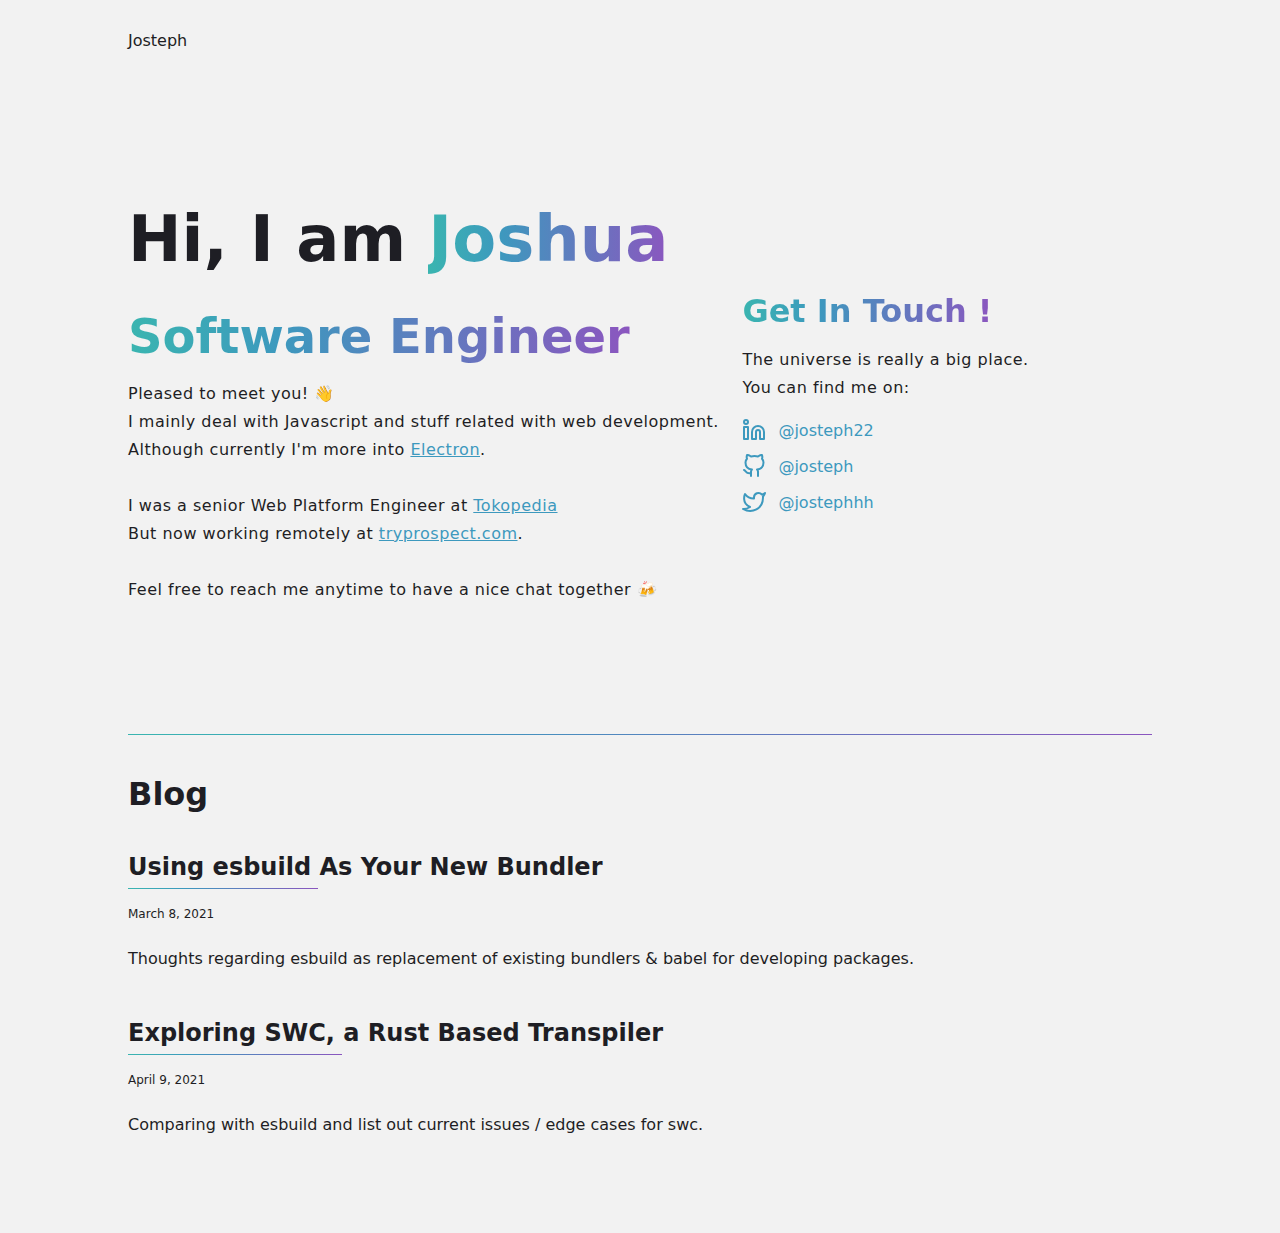
<file: index.html>
<!DOCTYPE html><html lang="en"><head><meta name="viewport" content="width=device-width"/><meta charSet="utf-8"/><title>Joshua Stephen | Software Engineer</title><meta name="description" content="A web developer passionate about javascript all around the web."/><meta property="og:site_name" content="jostephhh"/><meta property="og:url" content="https://josteph.github.io"/><meta property="og:title" content="Joshua Stephen | Software Engineer"/><meta property="og:description" content="A web developer passionate about javascript all around the web."/><meta property="og:type" content="website"/><script type="application/ld+json">{"@context":"http://schema.org","@type":"WebSite","url":"https://josteph.github.io/"}</script><meta name="next-head-count" content="10"/><link rel="preload" href="https://josteph.github.io/_next/static/css/116261ec79458965012b.css" as="style"/><link rel="stylesheet" href="https://josteph.github.io/_next/static/css/116261ec79458965012b.css" data-n-g=""/><link rel="preload" href="https://josteph.github.io/_next/static/css/aeb4e98677968496f1dd.css" as="style"/><link rel="stylesheet" href="https://josteph.github.io/_next/static/css/aeb4e98677968496f1dd.css" data-n-p=""/><noscript data-n-css=""></noscript><link rel="preload" href="https://josteph.github.io/_next/static/chunks/webpack-2dd39bb546330da4e642.js" as="script"/><link rel="preload" href="https://josteph.github.io/_next/static/chunks/framework-d39dbbbee90bbebcb2b9.js" as="script"/><link rel="preload" href="https://josteph.github.io/_next/static/chunks/597-8c1a96acb2887a4726c5.js" as="script"/><link rel="preload" href="https://josteph.github.io/_next/static/chunks/288-be88faeb97e7757bdbcd.js" as="script"/><link rel="preload" href="https://josteph.github.io/_next/static/chunks/main-7713a1ef2965e1d091b8.js" as="script"/><link rel="preload" href="https://josteph.github.io/_next/static/chunks/pages/_app-205d8b4c68bcfda997ae.js" as="script"/><link rel="preload" href="https://josteph.github.io/_next/static/chunks/pages/index-28214934f22e2e16a4a8.js" as="script"/></head><meta name="robots" content="index,follow"/><meta name="application-name" content="Joshua Stephen | Software Engineer"/><meta name="apple-mobile-web-app-capable" content="yes"/><meta name="apple-mobile-web-app-status-bar-style" content="default"/><meta name="apple-mobile-web-app-title" content="Joshua Stephen | Software Engineer"/><meta name="format-detection" content="telephone=no"/><meta name="mobile-web-app-capable" content="yes"/><meta name="theme-color" content="#FFFFFF"/><meta content="width=device-width, initial-scale=1" name="viewport"/><link rel="apple-touch-icon" sizes="57x57" href="/icons/apple-icon-57x57.png"/><link rel="apple-touch-icon" sizes="60x60" href="/icons/apple-icon-60x60.png"/><link rel="apple-touch-icon" sizes="72x72" href="/icons/apple-icon-72x72.png"/><link rel="apple-touch-icon" sizes="76x76" href="/icons/apple-icon-76x76.png"/><link rel="apple-touch-icon" sizes="114x114" href="/icons/apple-icon-114x114.png"/><link rel="apple-touch-icon" sizes="120x120" href="/icons/apple-icon-120x120.png"/><link rel="apple-touch-icon" sizes="144x144" href="/icons/apple-icon-144x144.png"/><link rel="apple-touch-icon" sizes="152x152" href="/icons/apple-icon-152x152.png"/><link rel="apple-touch-icon" sizes="180x180" href="/icons/apple-icon-180x180.png"/><link rel="icon" type="image/png" sizes="192x192" href="/icons/android-icon-192x192.png"/><link rel="icon" type="image/png" sizes="32x32" href="/icons/favicon-32x32.png"/><link rel="icon" type="image/png" sizes="96x96" href="/icons/favicon-96x96.png"/><link rel="icon" type="image/png" sizes="16x16" href="/icons/favicon-16x16.png"/><meta name="msapplication-TileImage" content="/icons/ms-icon-144x144.png"/><meta name="msapplication-TileColor" content="#ffffff"/><meta name="twitter:card" content="summary"/><meta name="twitter:site" content="@jostephhh"/><meta name="twitter:creator" content="@jostephhh"/><meta name="twitter:image" content="/icons/apple-icon-120x120.png"/><meta property="og:image" content="/icons/apple-icon-120x120.png"/><link rel="manifest" href="/manifest.json"/><body><div id="__next"><header class="navbar"><nav class="nav-wrapper"><div class="nav-logo"><a href="/">Josteph</a></div></nav></header><main><section class="main-container"><div class="home_page_styMainInfo__14JdO"><h3>Hi, I am <span class="main-gradient">Joshua</span></h3><br/><h4 class="main-gradient">Software Engineer</h4><p>Pleased to meet you! 👋<br/>I mainly deal with Javascript and stuff related with web development.<br/>Although currently I&#x27;m more into<!-- --> <a href="https://electronjs.org" target="_blank" rel="noopener noreferrer">Electron</a>.<br/><br/>I was a senior Web Platform Engineer at<!-- --> <a href="https://www.tokopedia.com" target="_blank" rel="noopener noreferrer">Tokopedia</a><br/>But now working remotely at<!-- --> <a href="https://tryprospect.com" target="_blank" rel="noopener noreferrer">tryprospect.com</a>.<br/><br/>Feel free to reach me anytime to have a nice chat together 🍻</p></div><div class="home_page_styMainInfo__14JdO home_page_styContactInfo__2XX59"><h4 class="main-gradient">Get In Touch !</h4><div><p>The universe is really a big place.<br/>You can find me on:</p><ul><li><a data-splitbee-event="Social Media Clicked" data-splitbee-event-type="linkedin" target="_blank" rel="noreferrer noopener" href="https://www.linkedin.com/in/josteph22/"><svg xmlns="http://www.w3.org/2000/svg" width="24" height="24" viewBox="0 0 24 24" fill="none" stroke="currentColor" stroke-width="2" stroke-linecap="round" stroke-linejoin="round"><path d="M16 8a6 6 0 0 1 6 6v7h-4v-7a2 2 0 0 0-2-2 2 2 0 0 0-2 2v7h-4v-7a6 6 0 0 1 6-6z"></path><rect x="2" y="9" width="4" height="12"></rect><circle cx="4" cy="4" r="2"></circle></svg> @josteph22</a></li><li><a data-splitbee-event="Social Media Clicked" data-splitbee-event-type="github" target="_blank" rel="noreferrer noopener" href="https://github.com/josteph"><svg xmlns="http://www.w3.org/2000/svg" width="24" height="24" viewBox="0 0 24 24" fill="none" stroke="currentColor" stroke-width="2" stroke-linecap="round" stroke-linejoin="round"><path d="M9 19c-5 1.5-5-2.5-7-3m14 6v-3.87a3.37 3.37 0 0 0-.94-2.61c3.14-.35 6.44-1.54 6.44-7A5.44 5.44 0 0 0 20 4.77 5.07 5.07 0 0 0 19.91 1S18.73.65 16 2.48a13.38 13.38 0 0 0-7 0C6.27.65 5.09 1 5.09 1A5.07 5.07 0 0 0 5 4.77a5.44 5.44 0 0 0-1.5 3.78c0 5.42 3.3 6.61 6.44 7A3.37 3.37 0 0 0 9 18.13V22"></path></svg> @josteph</a></li><li><a data-splitbee-event="Social Media Clicked" data-splitbee-event-type="twitter" target="_blank" rel="noreferrer noopener" href="https://twitter.com/jostephhh"><svg xmlns="http://www.w3.org/2000/svg" width="24" height="24" viewBox="0 0 24 24" fill="none" stroke="currentColor" stroke-width="2" stroke-linecap="round" stroke-linejoin="round"><path d="M23 3a10.9 10.9 0 0 1-3.14 1.53 4.48 4.48 0 0 0-7.86 3v1A10.66 10.66 0 0 1 3 4s-4 9 5 13a11.64 11.64 0 0 1-7 2c9 5 20 0 20-11.5a4.5 4.5 0 0 0-.08-.83A7.72 7.72 0 0 0 23 3z"></path></svg> @jostephhh</a></li></ul></div></div></section><hr/><section class="home_page_styBlogInfo__ifRfr"><h2>Blog</h2><div class="home_page_styBlogDisplay__2tIZO"><h3><a class="ani-link color-normal" href="/blog/esbuild-exploration">Using esbuild As Your New Bundler</a></h3><p class="font-sm">March 8, 2021</p><p>Thoughts regarding esbuild as replacement of existing bundlers &amp; babel for developing packages.</p></div><div class="home_page_styBlogDisplay__2tIZO"><h3><a class="ani-link color-normal" href="/blog/swc-exploration">Exploring SWC, a Rust Based Transpiler</a></h3><p class="font-sm">April 9, 2021</p><p>Comparing with esbuild and list out current issues / edge cases for swc.</p></div></section></main></div><script id="__NEXT_DATA__" type="application/json">{"props":{"pageProps":{"docs":[{"slug":"esbuild-exploration","meta":{"title":"Using esbuild As Your New Bundler","description":"Thoughts regarding esbuild as replacement of existing bundlers \u0026 babel for developing packages.","published":"March 8, 2021"},"content":"\n# Using esbuild As Your New Bundler\n\nPublished on March 8, 2021\n\n---\n\n## Table of Contents\n\n## Introduction\n\nYou might have heard about [esbuild](https://esbuild.github.io/) before even reading this post. If you did, that's great! But if you never heard about it before this, or at least you haven't tried it, then **you should!**\n\nYou can make esbuild to become either a bundler, or just simply use it as a compiler in replacement of babel.\n\n?\u003e ⚠️\nesbuild doesn't fully support **es5** syntax yet, you might want to reconsider about shipping stuffs with esbuild to old browsers. You can read about it in this [thread](https://github.com/evanw/esbuild/issues/297).\n\n## Replacing Babel\n\nWe all know about babel, how powerful babel is, and how babel has helped us building great stuffs all around the web. But in for large scale project, you might have experienced that the build time takes very long! This might become one of the biggest productivity blocker.\n\nBabel simply has more overhead cost than esbuild. Even if you cache the loader, esbuild is much much faster. Although, esbuild even put [restriction](https://esbuild.github.io/plugins/#plugin-api-limitations) for when writing plugin, so you might want to know this before really replacing babel, especially if you depend on specific babel plugins that is not present in esbuild.\n\nLet us talk about how to replace babel with esbuild. But before this, you should know that babel can simply take a folder as entry points, but in esbuild you need to **specify** all the file paths that you are going to compile as an array of paths.\n\nI suggest you to start from using **Typescript** because esbuild supports typescript natively, without adding new plugin. Therefore, I can say that probably it doesn't have any performance impact when you are compiling typescript or normal javascript files, unlike Babel.\n\nIf you are using typescript, you can get the list of needed files by using this method:\n\n```js\n// getTSConfig.js\n\nconst ts = require('typescript');\n\nfunction getTSConfig(configPath = 'tsconfig.json') {\n  const tsConfigFile = ts.findConfigFile(process.cwd(), ts.sys.fileExists, configPath);\n\n  if (!tsConfigFile) {\n    throw new Error(`tsconfig.json does not exist in the current directory: ${process.cwd()}`);\n  }\n\n  const configFile = ts.readConfigFile(tsConfigFile, ts.sys.readFile);\n\n  if (configFile.error) {\n    throw new Error(`Cannot read TS configuration file from ${process.cwd()}: ${configFile.error}`);\n  }\n\n  const tsConfig = ts.parseJsonConfigFileContent(configFile.config, ts.sys, process.cwd());\n\n  return { tsConfig, tsConfigFile };\n}\n\nmodule.exports = getTSConfig;\n```\n\nNow, let's pair it together with esbuild:\n\n```js\nconst esbuild = require('esbuild');\nconst getTSConfig = require('./getTSConfig');\n\nasync function build() {\n  const { tsConfig, tsConfigFile } = getTSConfig();\n\n  try {\n    await esbuild.build({\n      color: true,\n      entryPoints: tsConfig.fileNames,\n      outdir: OUT_DIR,\n      loader: {\n        '.js': 'jsx', // if you are also compiling react files\n      },\n      format: 'esm', // can be also 'cjs'\n      target: 'es2015',\n      minify: false,\n      bundle: false,\n      tsconfig: tsConfigFile,\n      plugins: [], // optional\n    });\n  } catch (error) {\n    console.error(error);\n  }\n}\n```\n\nThe example above only shown how to rely on typescript API to discover the files. In case you are not using typescript in your project, there is [a gist](https://gist.github.com/lovasoa/8691344#gistcomment-2927279) that lets you list all the files path in a folder recursively. But don't forget to filter only **.js** or **.jsx** files!\n\n### Compiling other file assets\n\nUsing the configuration above, esbuild will skip to compile every files with extension that typescript unable to read. That means, if you are importing images in your js/ts files, they won't be exported in the out directory. This could lead to build time error.\n\nFortunately, here is a piece of code you might want to consider adding **after the build process is finished**:\n\n```js\nasync function build() {\n  ...\n\n  try {\n    const cpy = require('cpy');\n    const relativeOutDir = path.relative(SRC_DIR, OUT_DIR);\n\n    await cpy(['**', `!**/*.{js,ts,jx,tsx}`], relativeOutDir, {\n      cwd: SRC_DIR,\n      parents: true,\n    });\n  } catch (error) {\n    console.error(error);\n  }\n}\n```\n\n**And you're done!**\n\nIf you are curious about the timing, try logging the time before \u0026 after each processes (build \u0026 copy).\n\n## Using with existing bundler\n\nIf you are using webpack, I suggest you to have a look into [esbuild-loader](https://github.com/privatenumber/esbuild-loader).\n\nIf you are using rollup, there is also existing [plugin](https://github.com/egoist/rollup-plugin-esbuild) to pair with esbuild. You can refer to the [full configuration](https://github.com/josteph/elastic-node-example/blob/main/rollup.config.js) I have tried before writing this post.\n\nThere is not much to be explained, but simply follow the instructions given in their README.\n\n## Future\n\nEsbuild future looks bright. The development is actually very active, there is always a new patch coming in every 1 or 2 working days.\n\nEsbuild has been adopted by [Vite.js](https://vitejs.dev/) in development mode only, and also [Remix](https://twitter.com/ryanflorence/status/1379498663446077440?s=20) as well.\n\n## Conclusion\n\nIt is not easy to fully migrate from existing build tools, there are also many unexplained limitations or edge cases of esbuild in this blog. Although, you may find several testimonies about the significant speed improvements [here](https://github.com/privatenumber/esbuild-loader/issues/13).\n\nIf you previously relied on babel to help optimize your app, this could be a challenge for migrating your existing app. For example you might have been using **babel-plugin-lodash** to help your lodash imports to be cherry-picked. Then you might need to recheck your app vendor's size. But here is the [esbuild plugin](https://github.com/josteph/esbuild-plugin-lodash) to help you get similar behaviour.\n\nIf you are not convinced yet, just give it a try 😉\n\n---\n"},{"slug":"swc-exploration","meta":{"title":"Exploring SWC, a Rust Based Transpiler","description":"Comparing with esbuild and list out current issues / edge cases for swc.","published":"April 9, 2021"},"content":"\n# Exploring SWC, a Rust Based Transpiler\n\nPublished on April 9, 2021\n\n---\n\n## Table of Contents\n\n## Introduction\n\nIn the last [blog](/blog/esbuild-exploration), we have talked about how to use esbuild programmatically in order to boost your build time performance. Not to forget about babel, a lot of transformations that we are not aware of using it in babel, might not be supported in either esbuild or swc.\n\nAlso a bit disclaimer about using these new build tools written in go / rust, they are **not fully stable yet**. Although they are actively being developed, try to be extra careful when you decide to use this on production!\n\nWhat I'm going to discuss in this blog is about some edge cases you should know before even using swc.\n\n!\u003e This blog was written using swc version **1.2.51**, as of this article's publish date.\n\n## Older Browsers Support\n\nTalking about older browsers, you might want to ship your code in **ES5** format. Babel has [preset-env](https://babeljs.io/docs/en/babel-preset-env) which actually transpiles all ES5+ syntax to be compatible with ES5.\n\nAs mentioned in the previous [blog](/blog/esbuild-exploration), esbuild currently does not support ES5 syntax transformations. For safety, you can try esbuild for bundling server code instead or use it in development build like how [Vite](https://vitejs.dev/) does.\n\nOn the other hand, SWC (what we are going to talk about it in this blog), does support ES5 syntax transformations. Personally I didn't encounter any weird issue with its ES5 syntax transformations prior writing this blog, when trying it out in a large codebase. Set the target to `es5` and if you want, you can explore about [swc preset-env](https://swc.rs/docs/preset-env/).\n\n## Discovered Issues\n\nBelow are several issues I personally encountered, I personally hope in the future SWC would focus on API stabilization instead.\n\n### Export default is not evaluated\n\nThis is a quite interesting thing I just discovered during my years in Frontend development 😅.\nI have opened an issue regarding this [here](https://github.com/swc-project/swc/issues/1568).\n\n!\u003e This issue was apparently fixed in **1.2.54**, but you might still want to consider reading about this hidden spec!\n\nLet's say we have a file called `get.js`:\n\n```js\nexport default function get(key) {\n  // code here\n}\n```\n\nAnd here's the result from transpiling using SWC:\n\n```js\n'use strict';\n\nObject.defineProperty(exports, '__esModule', {\n  value: true,\n});\n\nfunction get(key) {\n  // code here\n}\n\nexports.default = get;\n```\n\nWhat do you think would happen if another place import this file? Let's say there is `index.js` that actually re-export `get.js` file.\n\n```js\n'use strict';\n\nObject.defineProperty(exports, '__esModule', {\n  value: true,\n});\nObject.defineProperty(exports, 'get', {\n  enumerable: true,\n  get: function get() {\n    return _get.default;\n  },\n});\nObject.defineProperty(exports, 'set', {\n  enumerable: true,\n  get: function get() {\n    return _set.default;\n  },\n});\nObject.defineProperty(exports, 'del', {\n  enumerable: true,\n  get: function get() {\n    return _del.default;\n  },\n});\nexports.default = void 0;\n\nvar _get = _interopRequireDefault(require('./get'));\n\nvar _set = _interopRequireDefault(require('./set'));\n\nvar _del = _interopRequireDefault(require('./del'));\n\nvar _default = {\n  get: _get.default,\n  set: _set.default,\n  del: _del.default,\n};\nexports.default = _default;\n```\n\nIf you try to console the `_default` object, it will output:\n\n```js\n{\n  get: undefined,\n  set: fn,\n  del: fn,\n}\n```\n\nOr even scarier, I bundled these as 3rd party library with webpack, resulting in with this error:\n\n```js\nTypeError: undefinedundefined is not defined\n```\n\nWhat happened here? I honestly didn't know until I read about this [spec from webpack](https://github.com/webpack/webpack/issues/7767).\n\n**Lessons learned:**\n\n1. When writing a 3rd party library, we need to be extremely careful by knowing how other bundler works. Especially webpack and rollup, they might have different specs in mind. This is only just one example that things could go very wrong!\n\n2. Babel might already be aware about this issue, or we just got off lucky. Babel will transpile into following which actually does the evaluation beforehand:\n\n   ```js\n   'use strict';\n\n   Object.defineProperty(exports, '__esModule', {\n     value: true,\n   });\n\n   exports.default = get; // exports function first\n\n   function get(key) {\n     // code here\n   }\n   ```\n\n---\n\nTo conclude this issue, the safest code when exporting a function is:\n\n```js\nfunction get(key) {\n  // code here\n}\n\nexport default get;\n```\n\nWhich will transpile to:\n\n```js\n'use strict';\n\nObject.defineProperty(exports, '__esModule', {\n  value: true,\n});\nexports.default = void 0;\n\nfunction get(key) {\n  // code here\n}\n\nvar _default = get; // evaluate the function first\nexports.default = _default;\n```\n\n### SWC Plugins\n\nSo I've been writing a swc plugin for emotion that behaves similarly as [babel-emotion-plugin](https://github.com/emotion-js/emotion/tree/master/packages/babel-plugin).\n\nSWC plugin as of this blog was written, is highly unstable. See this [issue](https://github.com/swc-project/swc/issues/785), even the example plugin is not working. But since it has already been patched, I decided to give it a try as well.\n\nBelow are the edge cases that I stumbled upon writing a plugin in version `1.2.51`\n\n1. If you are writing your syntax in commonjs, you must be aware that the `Visitor` class is exported as default. So you need to import it differently:\n\n   ```js\n   const Visitor = require('@swc/core/Visitor').default;\n\n   class EmotionStyledTransformer extends Visitor {\n     visitCallExpression(e) {\n       // code\n     }\n   }\n\n   const emotionPlugin = new EmotionStyledTransformer();\n\n   module.exports = emotionPlugin;\n   ```\n\n2. Plugin does not work with `transformFile`, you need to use `transformFileSync` as alternative. Otherwise, it will give you weird `Unexpected token o in JSON` error. This is probably a mishandled logic problem in `@swc/core`, specifically in `parseFile` method (please do correct me if I am wrong here). It is actually doing `JSON.parse(\u003cPromise\u003e)` 👻\n\n   ```js\n   const { transformFileSync, plugins } = require('@swc/core');\n\n   try {\n     const result = transformFileSync(filename, {\n       plugin: plugins([emotionPlugin.visitProgram.bind(emotionPlugin)]),\n       ...swcOptions,\n     });\n\n     return result;\n   } catch (error) {\n     throw error;\n   }\n   ```\n\n3. You might encounter error like `visitTsType method is not implemented`. I'm not sure about this, but it seems you can't use plugin together with a typescript file that specifies the typings.\n\n### Sourcemaps path\n\nThis is seriously weird, since it uses node `path.relative` to determine the `sourceMappingURL`. But the path given is invalid, you can check this [issue](https://github.com/swc-project/cli/issues/21) I have opened in their CLI repository.\n\n## Future\n\nIt seems Parcel is going to adopt SWC soon! You can view the [PR here](https://github.com/parcel-bundler/parcel/pull/6230), just in case it is merged or closed in the future.\n\nLet's wait for the exciting future: **esbuild fully supports ES5 syntax transformations** or **SWC stabilization**.\n\n## Conclusion\n\nWell, it is how it is. SWC is more alpha version of Babel, so please be extra careful when migrating specifically a large codebase from Babel.\n\nDespite having encoutered the issues above, this trial was quite fun, I also have discovered about hidden webpack spec that I wasn't aware of ✌️.\n\n---\n"}]},"__N_SSG":true},"page":"/","query":{},"buildId":"1409ae6aad00b9ca51aa4a0bfd768e3b10bae899","assetPrefix":"https://josteph.github.io","nextExport":false,"isFallback":false,"gsp":true}</script><script nomodule="" src="https://josteph.github.io/_next/static/chunks/polyfills-8683bd742a84c1edd48c.js"></script><script src="https://josteph.github.io/_next/static/chunks/webpack-2dd39bb546330da4e642.js" async=""></script><script src="https://josteph.github.io/_next/static/chunks/framework-d39dbbbee90bbebcb2b9.js" async=""></script><script src="https://josteph.github.io/_next/static/chunks/597-8c1a96acb2887a4726c5.js" async=""></script><script src="https://josteph.github.io/_next/static/chunks/288-be88faeb97e7757bdbcd.js" async=""></script><script src="https://josteph.github.io/_next/static/chunks/main-7713a1ef2965e1d091b8.js" async=""></script><script src="https://josteph.github.io/_next/static/chunks/pages/_app-205d8b4c68bcfda997ae.js" async=""></script><script src="https://josteph.github.io/_next/static/chunks/pages/index-28214934f22e2e16a4a8.js" async=""></script><script src="https://josteph.github.io/_next/static/1409ae6aad00b9ca51aa4a0bfd768e3b10bae899/_buildManifest.js" async=""></script><script src="https://josteph.github.io/_next/static/1409ae6aad00b9ca51aa4a0bfd768e3b10bae899/_ssgManifest.js" async=""></script></body></html>
</file>
